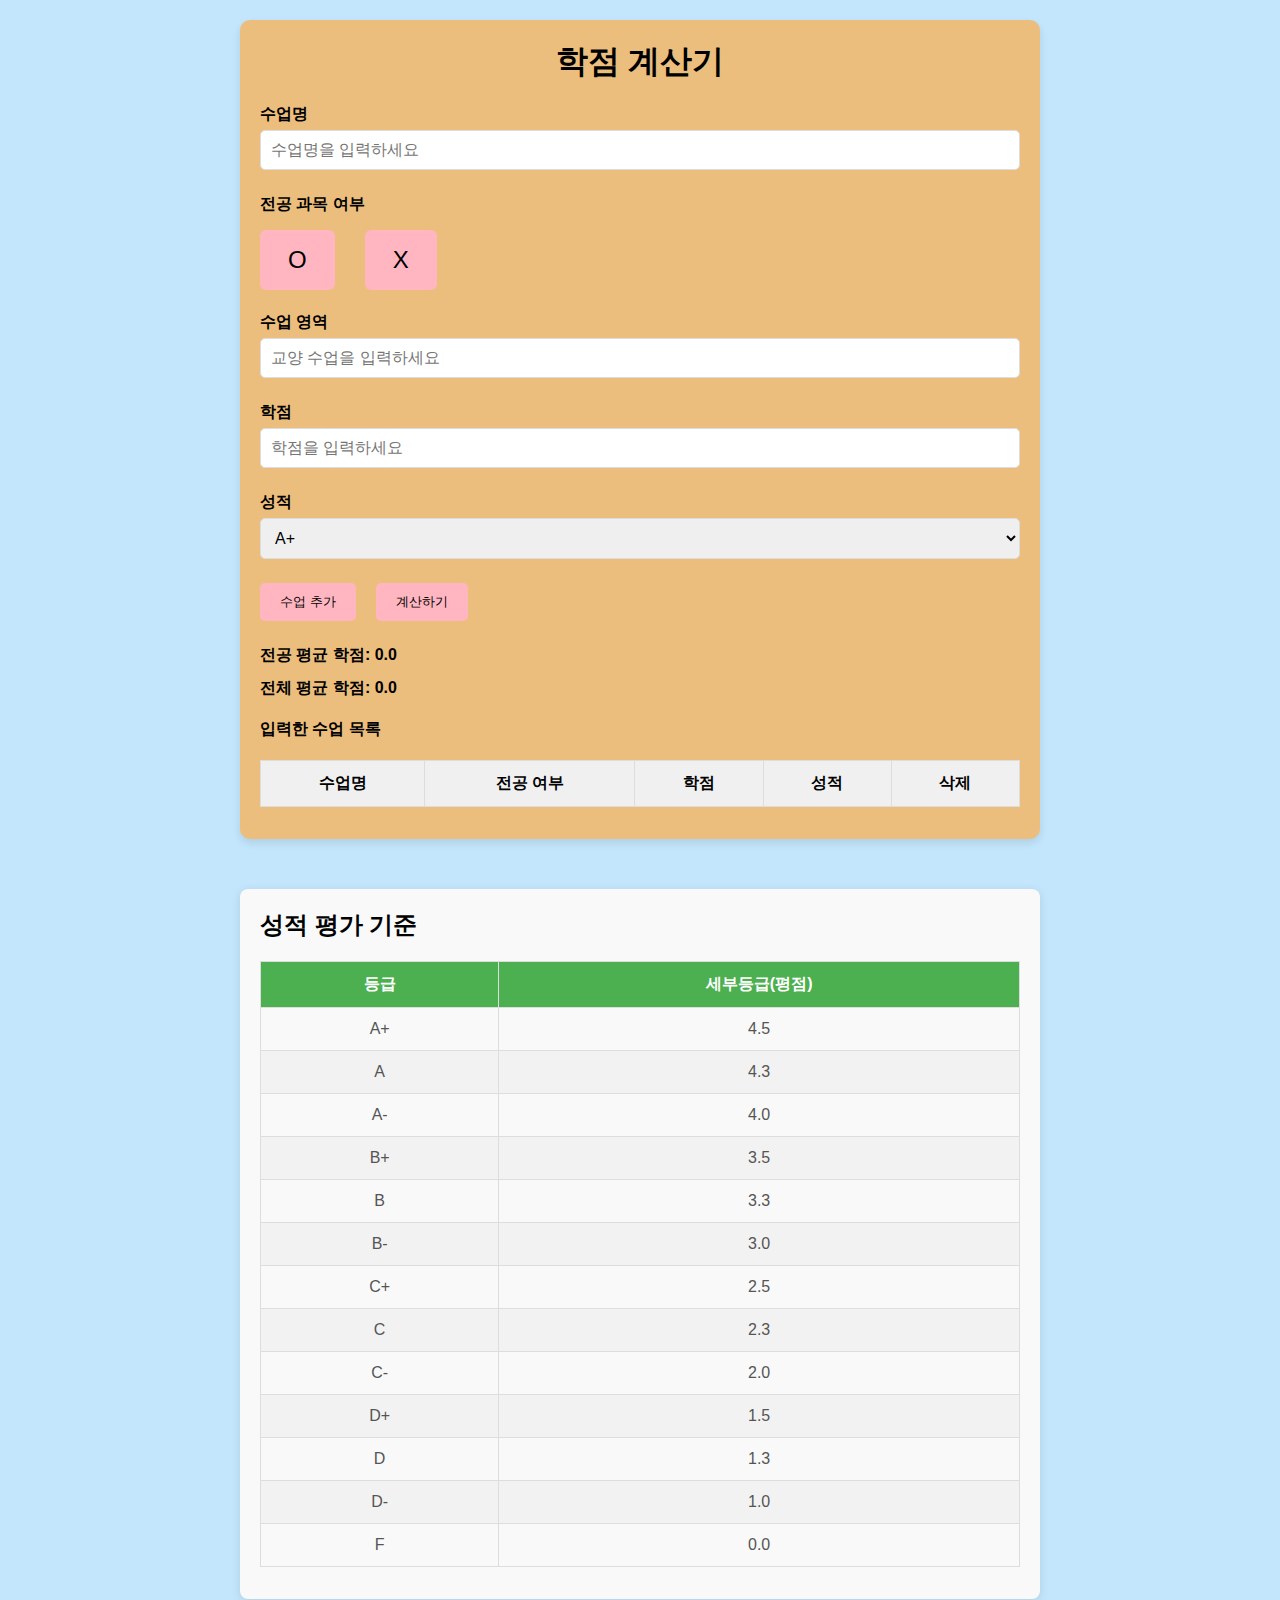
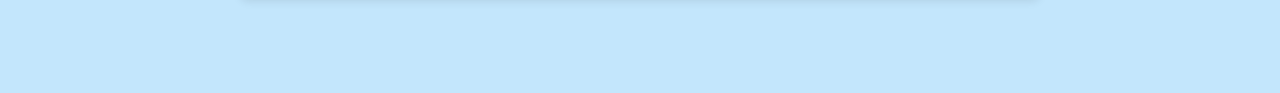
<file: credit_calculator.html>
<!DOCTYPE html>
<html lang="en">
<head>
    <meta charset="UTF-8">
    <meta name="viewport" content="width=device-width, initial-scale=1.0">
    <title>Document</title>
    <style>
        /* 공통 스타일 */
        * {
            margin: 0;
            padding: 0;
            box-sizing: border-box;
            margin-bottom: 12px;
        }

        body {
            font-family: Arial, sans-serif;
            background-color: rgb(135, 206, 250,0.5);
            padding: 20px;
        }

        /* 학점 계산기 가장 큰 div */
        .grade-calculator-container {
            max-width: 800px; /* 최대 가로 크기를 800px로 제한 */
            margin: 0 auto; /* 반응형 웹을 위하여 좌우의 margin을 auto로 지정 */
            background-color:  rgb(235, 190, 125); /* 최대 가로 크기를 800px로  */
            padding: 20px; /* 내부 padding 값 */
            border-radius: 10px; /* 모서리 둥근 정도 */
            box-shadow: 0 4px 8px rgba(0, 0, 0, 0.1); /* 모서리 그림자 정도 */
        }

        /* 학점 계산기 제목 id */
        #grade-calculator-title {
            text-align: center;
            font-size : 32px;
            margin-bottom: 20px;
        }

        /* 수업명, 전공 과목 여부, 수업 영역 등등 Text */
        .form-label {
            display: block;  /* block으로 만들어줘야 margin값을 적용 가능하다*/
            margin-bottom: 5px;
            font-weight: bold; /* 글자 스타일을 bold */
        }

        /* 사용자가 입력하는 부분 ex) 수업명을 입력하세요 */
        .input-field {
            width: 100%;
            padding: 10px;
            font-size: 16px;
            border: 1px solid #ddd;
            border-radius: 5px;
        }

        /* 전공 과목 O, X 버튼 스타일 */
        .btn-major {
            font-size: 24px;  /* O, X의 크기 */
            padding: 16px 28px; /* 버튼의 padding 값 */
            background-color: rgb(255, 182, 193); /* 버튼 색 */
            color: black; /* O.X의 색 */
            border: none;
            border-radius: 6px;
            cursor: pointer;
            margin: 10px;
            margin-left : 0px;
        }
        /* O,X 버튼 hover */
        .btn-major:hover {
            background-color: rgb(139, 69, 19);
            font-weight : bold;
            color : yellowgreen;
        }

        /* 버튼이 클릭되었을 때 활성화된 상태 */
        .btn-major.clicked {
            background-color: #FF6347; /* 클릭 시 배경색 빨간색 */
            transform: scale(1.1);  /* 버튼 클릭 시 약간 커짐 */
        }

        /* 버튼끼리의 묶음 ex) O,X 혹은 수업 추가와 계산하기 */
        .button-group {
            display: flex;
            gap: 20px; /* flex박스에서 사용가능 + O, X 사이의 간격 띄우기 */          
        }

        /* 수업 추가 버튼 */
        .btn-primary {
            background-color: rgb(255, 182, 193);
            color: black;
            padding: 10px 20px;
            border-radius: 5px;
            border: none;
            cursor: pointer;
        }
        /* 수업 추가 버튼 hover*/
        .btn-primary:hover {
            background-color: rgb(139, 69, 19);
            font-weight : bold;
            color : yellowgreen;
        }

        /* 계산하기 버튼 */
        .btn-success {
            background-color: rgb(255, 182, 193);
            color: black;
            padding: 10px 20px;
            border-radius: 5px;
            border: none;
            cursor: pointer;
        }
        /* 계산하기 버튼 hover */
        .btn-success:hover {
            background-color: rgb(139, 69, 19);
            font-weight : bold;
            color : yellowgreen;
        }

        /* 수업 목록 테이블 ex) 수업명, 전공여부 등등 */
        .course-table {
            width: 100%;
            margin-top: 20px;
            border-collapse: collapse; /*테이블의 기본 경계선들을 합쳐서 하나의 테두리로 더 깔끔한 table로 만듦*/
        }

        /* 수업 목록 테이블 --thead와 tbody에 있는 th,td */
        .course-table th, .course-table td {
            padding: 12px;
            border: 1px solid #ddd; 
            text-align: center;
        }
        /* 수업 목록 테이블 --thead에 있는 th */
        .course-table th {
            background-color: #f0f0f0;
            font-weight: bold;
        }

        /* 수업 영역 입력칸 */
        #general-course-input {
            display: block;
        }

        /* 입력한 수업 목록에서 table 표 ex. 수업명/전공여부/학점/성적/삭제 */
        .course-table-container {
            margin-top: 20px;
        }
        /* 성적 평가 기준 container*/
        .grade-table-container {
            margin: 50px auto;
            padding: 20px;
            max-width: 800px;  /* 학점 계산기의 max-width랑 똑같이 */
            background-color: #f9f9f9;
            border-radius: 8px;
            box-shadow: 0 2px 10px rgba(0, 0, 0, 0.1);
        }
        /* 등급 표 table */
        .grade-table {
            width: 100%;
            border-collapse: collapse; /* table에서 간격 없애기 */
            margin-top: 20px;
        }
        /* 등급 표 table에서 thead랑 tbody*/
        .grade-table th, .grade-table td {
            padding: 12px 15px;
            text-align: center;
            border: 1px solid #ddd;
        }
        /* 등급 표 table에서 thead만*/
        .grade-table th {
            background-color: #4CAF50;
            color: white;
        }
         /* 등급 표 table에서 짝수번째마다 색변화(thead 내에서 tr 짝수/ tbody 내에서 tr 짝수) */
        .grade-table tr:nth-child(even) {
            background-color: #f2f2f2;
        }
        /* 등급 표 table에서 tbody에 있는 값 hover시 색 변화*/
        /* 참고로 thead에 있는 값은 hover시 색 변화 명시하지 않으면 일반적으로 적용X*/
        .grade-table tr:hover {
            background-color: #ddd;
        }
        /* 등급 표 tbody 폰트 색/크기*/
        .grade-table td {
            font-size: 16px;
            color: #555;
        }
        /* X버튼 꾸미기 */
        .btn-delete {
            background: none;
            border: none;
            color: red;
            font-size: 16px;
            font-weight: bold;
            cursor: pointer;
            margin-bottom : 0; /* 모든 스타일에 margin-bottom : 12 를 넣었기 때문에 */
        }
        /* X버튼 hover시 색 변화*/
        .btn-delete:hover {
            color: darkred;
        }
        /* X 버튼을 셀 가운데데에 오도록 만들기*/
        .delete-wrapper {
            display: flex;
            justify-content: center;
            align-items: center;
            height: 100%;
            margin-bottom: 0;
        }

        /* 토스트 메시지, 수업 추가/삭제 관련해서 메시지 디자인*/
        .toast-message {
            position: fixed;
            bottom: 30px;
            left: 50%;
            transform: translateX(-50%); /* X축 방향으로 50% 이동 */
            background-color: rgba(60, 60, 60, 0.9);
            color: white;
            padding: 14px 24px;
            border-radius: 30px;
            font-size: 16px;
            opacity: 0; /* 아무것도 하지 않았을 떄는 보이지 않음*/
            pointer-events: none; /* 클릭을 할 수 없게 만든다 */
            transition: opacity 0.4s ease; /* 부드럽게 투명도가 변한다*/
            z-index: 9999;
        }
        /* 토스트 메시지가 나타날 때 (띄어쓰기하면 전혀 다른 의미)*/
        .toast-message.show {
            opacity: 1;
        }

    </style>
</head>
<body>
    <!-- 수업 입력란을 추가하는 부분 -->
    <div class="grade-calculator-container">
        <!--제목 부분-->
        <h2 id="grade-calculator-title">학점 계산기</h2>
        
        <form id="grade-form">
            <!--수업명 입력 부분-->
            <div class="form-group">
                <label for="course-name" class="form-label">수업명</label>
                <input type="text" id="course-name" class="input-field" placeholder="수업명을 입력하세요">
            </div>
            <!-- 전공 과목 여부 부분-->
            <div class="form-group">
                <label for="is-major" class="form-label">전공 과목 여부</label>
                <!-- 전공 과목 O, X 버튼 -->
                <div class="button-group">
                    <button type="button" id="is-major-O" class="btn-major" onclick="toggleActive('O')">O</button>
                    <button type="button" id="is-major-X" class="btn-major" onclick="toggleActive('X')">X</button>
                </div>
            </div>
            <!-- 수업 영역 -->
            <div id="general-course-input" class="form-group" style="display: block;">
                <label for="general-course" class="form-label">수업 영역</label>
                <input type="text" id="general-course" class="input-field" placeholder="교양 수업을 입력하세요">
            </div>
            <!-- 학점 영역 -->
            <div class="form-group">
                <label for="credits" class="form-label">학점</label>
                <input type="number" id="credits" class="input-field" placeholder="학점을 입력하세요" min="1">
            </div>
            <!-- 성적 영역 -->
            <div class="form-group">
                <label for="grade" class="form-label">성적</label>
                <select id="grade" class="input-field">
                    <option value="A+">A+</option>
                    <option value="A">A</option>
                    <option value="A-">A-</option>
                    <option value="B+">B+</option>
                    <option value="B">B</option>
                    <option value="B-">B-</option>
                    <option value="C+">C+</option>
                    <option value="C">C</option>
                    <option value="C-">C-</option>
                    <option value="D+">D+</option>
                    <option value="D">D</option>
                    <option value="D-">D-</option>
                    <option value="F">F</option>
                </select>
            </div>
            
            <!-- 수업 추가 버튼 / 계산하기 버튼 -->
            <div class="form-group button-group">
                <button type="button" onclick="addCourse()" class="btn btn-primary">수업 추가</button>
                <button type="button" onclick="calculateAverages(event)" class="btn btn-success">계산하기</button>
            </div>
        </form>
        <!-- 전공 평균 학점 -->
        <h4>전공 평균 학점: <span id="major-gpa">0.0</span></h4>
        <!-- 전체 평균 학점 -->
        <h4>전체 평균 학점: <span id="overall-gpa">0.0</span></h4>
        <!-- 입력한 수업 목록 -->
        <div class="course-table-container">
            <h4>입력한 수업 목록</h4>
            <table id="course-list" class="course-table">
                <thead>
                    <tr>
                        <th>수업명</th>
                        <th>전공 여부</th>
                        <th>학점</th>
                        <th>성적</th>
                        <th>삭제</th>
                    </tr>
                </thead>
                <tbody></tbody>
            </table>
        </div>
    </div>
    <!-- 성적 평가 기준 -->
    <div class="grade-table-container">
        <h2>성적 평가 기준</h2>
        <table class="grade-table">
            <thead>
                <tr>
                    <th>등급</th>
                    <th>세부등급(평점)</th>
                </tr>
            </thead>
            <tbody>
                <tr><td>A+</td><td>4.5</td></tr>
                <tr><td>A</td><td>4.3</td></tr>
                <tr><td>A-</td><td>4.0</td></tr>
                <tr><td>B+</td><td>3.5</td></tr>
                <tr><td>B</td><td>3.3</td></tr>
                <tr><td>B-</td><td>3.0</td></tr>
                <tr><td>C+</td><td>2.5</td></tr>
                <tr><td>C</td><td>2.3</td></tr>
                <tr><td>C-</td><td>2.0</td></tr>
                <tr><td>D+</td><td>1.5</td></tr>
                <tr><td>D</td><td>1.3</td></tr>
                <tr><td>D-</td><td>1.0</td></tr>
                <tr><td>F</td><td>0.0</td></tr>
            </tbody>
        </table>
    </div>
    <!--토스트 메시지, 수업 추가,삭제 시에 메시지-->
    <div id="toast" class="toast-message">메시지</div>

    <script>
        let totalCredits = 0; // 전체 학점의 총합
        let totalGradePoints = 0; // 학점 * 성적에 따른 점수의 총합
        let totalMajorCredits = 0; // 전공 학점의 총합
        let totalMajorGradePoints = 0; // 전공 학점 * 성적에 따른 점수의 총합
        // 수업 목록을 localStorage에 저장할 배열
        let courseList = [];

        // 성적에 따른 점수 계산
        function getGradePoint(grade) {
            switch (grade) {
                case "A+":
                    return 4.5;
                case "A":
                    return 4.3;
                case "A-":
                    return 4.0;
                case "B+":
                    return 3.5;
                case "B":
                    return 3.3;
                case "B-":
                    return 3.0;
                case "C+":
                    return 2.5;
                case "C":
                    return 2.3;
                case "C-":
                    return 2.0;
                case "D+":
                    return 1.5;
                case "D":
                    return 1.3;
                case "D-":
                    return 1.0;
                default:
                    return 0.0; // F
            }
        }


        
    // 수업 추가 함수
    function addCourse() {
        // 수업명 입력값
        const courseName = document.getElementById("course-name").value;
        // 학점 입력값
        const credits = parseInt(document.getElementById("credits").value);
        // 성적 입력값
        const grade = document.getElementById("grade").value;


        // 전공 과목 여부 O버튼이 클릭되어있다면 true, 아니면 false를 반환함
        const isMajor = document.getElementById("is-major-O").classList.contains('clicked');
        // O버튼 클릭시 '전공', 아니면 '교양'
        let courseType = isMajor ? '전공': document.getElementById("general-course").value || '교양';

        // 입력값이 없으면 경고 메시지
        if (!courseName || !credits || !grade) {
            alert("입력이 부족합니다!!");
            return; // return이 없으면 함수가 계속 진행되어서 입력값 받지 않고 진행됨.
        }
         // 새 수업 객체 만들기
         const newCourse = {
            name : courseName,
            type : courseType,
            credits : credits,
            grade : grade,    
        };
        // 수업 목록을 localStorage에 저장할 배열에 저장
        courseList.push(newCourse);
        // localStorage에 tag가 'courses'로 배열이 문자열로 저장됨
        localStorage.setItem('courses', JSON.stringify(courseList));

        // 테이블에 수업을 출력하는 함수
        renderCourse(newCourse);

        // 성적 계산, getGradePoint함수는 입력한 성적을 점수로 바꿔주는 함수
        const gradePoint = getGradePoint(grade);
        // 학점의 총합
        totalCredits += credits;
        // 학점 * 성적에 따른 점수의 합
        totalGradePoints += gradePoint * credits;

        if (isMajor) {
            // 전공 학점의 총합
            totalMajorCredits += credits;
            // 전공 학점 * 성적에 따른 점수의 합
            totalMajorGradePoints += gradePoint * credits;
        }



        // 폼 초기화
        document.getElementById("grade-form").reset();
        // 버튼 상태 초기화
        document.getElementById("is-major-O").classList.remove('clicked');
        document.getElementById("is-major-X").classList.remove('clicked');

        // 수업 추가 누르시 메시지 등장
        showToast("수업이 추가되었습니다!");
    }


    // O, X 버튼 클릭시 버튼 상태 변경
    function toggleActive(buttonType) {
        const isMajorO = document.getElementById("is-major-O");
        const isMajorX = document.getElementById("is-major-X");
        // 수업 영역 입력값
        const generalCourseInput = document.getElementById("general-course-input");

        if (buttonType === 'O') {
            // clicked라는 클래스를 추가하거나 삭제하는 코드
            isMajorO.classList.add('clicked');
            isMajorX.classList.remove('clicked');
            generalCourseInput.style.display = 'none'; // 전공이면 숨김
        } else {
            isMajorX.classList.add('clicked');
            isMajorO.classList.remove('clicked');
            generalCourseInput.style.display = 'block'; // 교양이면 표시
        }
    }

    // 학점 평균을 계산하는 함수 event는 이벤트 객체, button 태그에서 onclick = calculateAverages(event) 명시
    function calculateAverages(event) {
        // onclick 시 페이지 새로고침을 막아버림
        if (event) event.preventDefault();
        // .toFixed는 소수점 둘째자리까지 반올림해서 나타낸다. 따라서 전체 평균 학점과 전공 평균 학점을 구한다
        const majorGPA = totalMajorCredits === 0 ? 0 : (totalMajorGradePoints / totalMajorCredits).toFixed(2);
        const overallGPA = totalCredits === 0 ? 0 : (totalGradePoints / totalCredits).toFixed(2);
        // 텍스트 내용을 계산된 값을 바꿔버리는 함수
        document.getElementById("major-gpa").textContent = majorGPA;
        document.getElementById("overall-gpa").textContent = overallGPA;
    }

    // 삭제 버튼 관련 클릭시 해당 셀 삭제, 그리고 평균값 다시 계산하기
    function deleteCourse(button) {
        // 삭제 버튼이 위치한 수업 정보가 있는 행 (<tr>) 을 의미한다
        const row = button.parentElement.parentElement;
        // 삭제 버튼이 위치한 행 내 모든 td를 의미, 즉 수업명, 전공여부, 학점, 성적
        const cells = row.getElementsByTagName("td");
        // 수업명 텍스트
        const courseName = cells[0].textContent;
        // 전공여부 텍스트
        const courseType = cells[1].textContent;
        // 학점 점수
        const courseCredits = parseInt(cells[2].textContent);
        // 성적 텍스트
        const courseGrade = cells[3].textContent;
        // 성적에 따른 점수
        const gradePoint = getGradePoint(courseGrade);

        // 삭제 후 전체 평균 학점 값 다시 구하기
        totalCredits -= courseCredits;
        totalGradePoints -= gradePoint * courseCredits;
        // 삭제 후 전공 평균 학점 값 다시 구하기
        if (courseType === '전공') {
            totalMajorCredits -= courseCredits;
            totalMajorGradePoints -= gradePoint * courseCredits;
        }

        // filter() 콜백함수를 통해 courseList 객체 안에 여러 배열 중 삭제할려는 배열을 찾아서 삭제하고 객체를 재정의하는 코드
        courseList = courseList.filter(course =>    // course 객체로 courseList 객체의 여러 배열을 전달한다
            !(course.name === courseName && 
            course.type === courseType &&
            course.credits === courseCredits &&
            course.grade === courseGrade)   // return 값이 false라면 아무 일도 일어나지 않지만 true라면 배열이 filter 된다.
        );
        // localStorage에 반영
        localStorage.setItem('courses', JSON.stringify(courseList));  
        // 테이블에서 제거
        row.remove();
        // 평균 재계산
        calculateAverages();
        // 삭제 버튼 누르실 메시지 추가!
        showToast("수업이 삭제되었습니다!");
    }


    // 페이지 로드 시 localStorage에서 데이터 복원
    // window.onload는 페이지가 완전히 로드되었을 때 실행되는 이벤트
    window.onload = function () {
        const savedCourses = localStorage.getItem('courses');
        if (savedCourses) {
            courseList = JSON.parse(savedCourses); // 객체 배열로 전환하여 courseList 변수에 할당함
            // 수업 객체를 순차적으로 가져오는 함수
            courseList.forEach(course => {
                renderCourse(course);  // 테이블에 그리기
                // 평균 학점 계산도 함께 반영
                const gradePoint = getGradePoint(course.grade);
                totalCredits += course.credits;
                totalGradePoints += gradePoint * course.credits;

                if (course.type === '전공') {
                    totalMajorCredits += course.credits;
                    totalMajorGradePoints += gradePoint * course.credits;
                }
            });
            calculateAverages();
        }
    };
    // 테이블에 수업을 출력하는 함수
    function renderCourse(course) {
    const tbody = document.getElementById("course-list").getElementsByTagName("tbody")[0];
    // tbody에 새로운 tr을 끝에 추가하고 해당 정보를 newRow에 저장한다.
    const newRow = tbody.insertRow();
    newRow.innerHTML = `
        <td>${course.name}</td>
        <td>${course.type}</td>
        <td>${course.credits}</td>
        <td>${course.grade}</td>
        <td>
            <button class="btn-delete" onclick="deleteCourse(this)">X</button>
        </td>
    `; // this는 버튼 자신을 의미한다
    }
    // 토스트 메시지 나오는 함수, 매개변수는 나타날 메시지를 의미
    function showToast(message) {
        const toast = document.getElementById("toast");
        toast.textContent = message;
        toast.classList.add("show");
        // 3초 후에 메시지가 사라지는 콜백함수
        setTimeout(() => {
            toast.classList.remove("show");
        }, 3000);  
    }

    </script>      
</body>
</html>
</file>
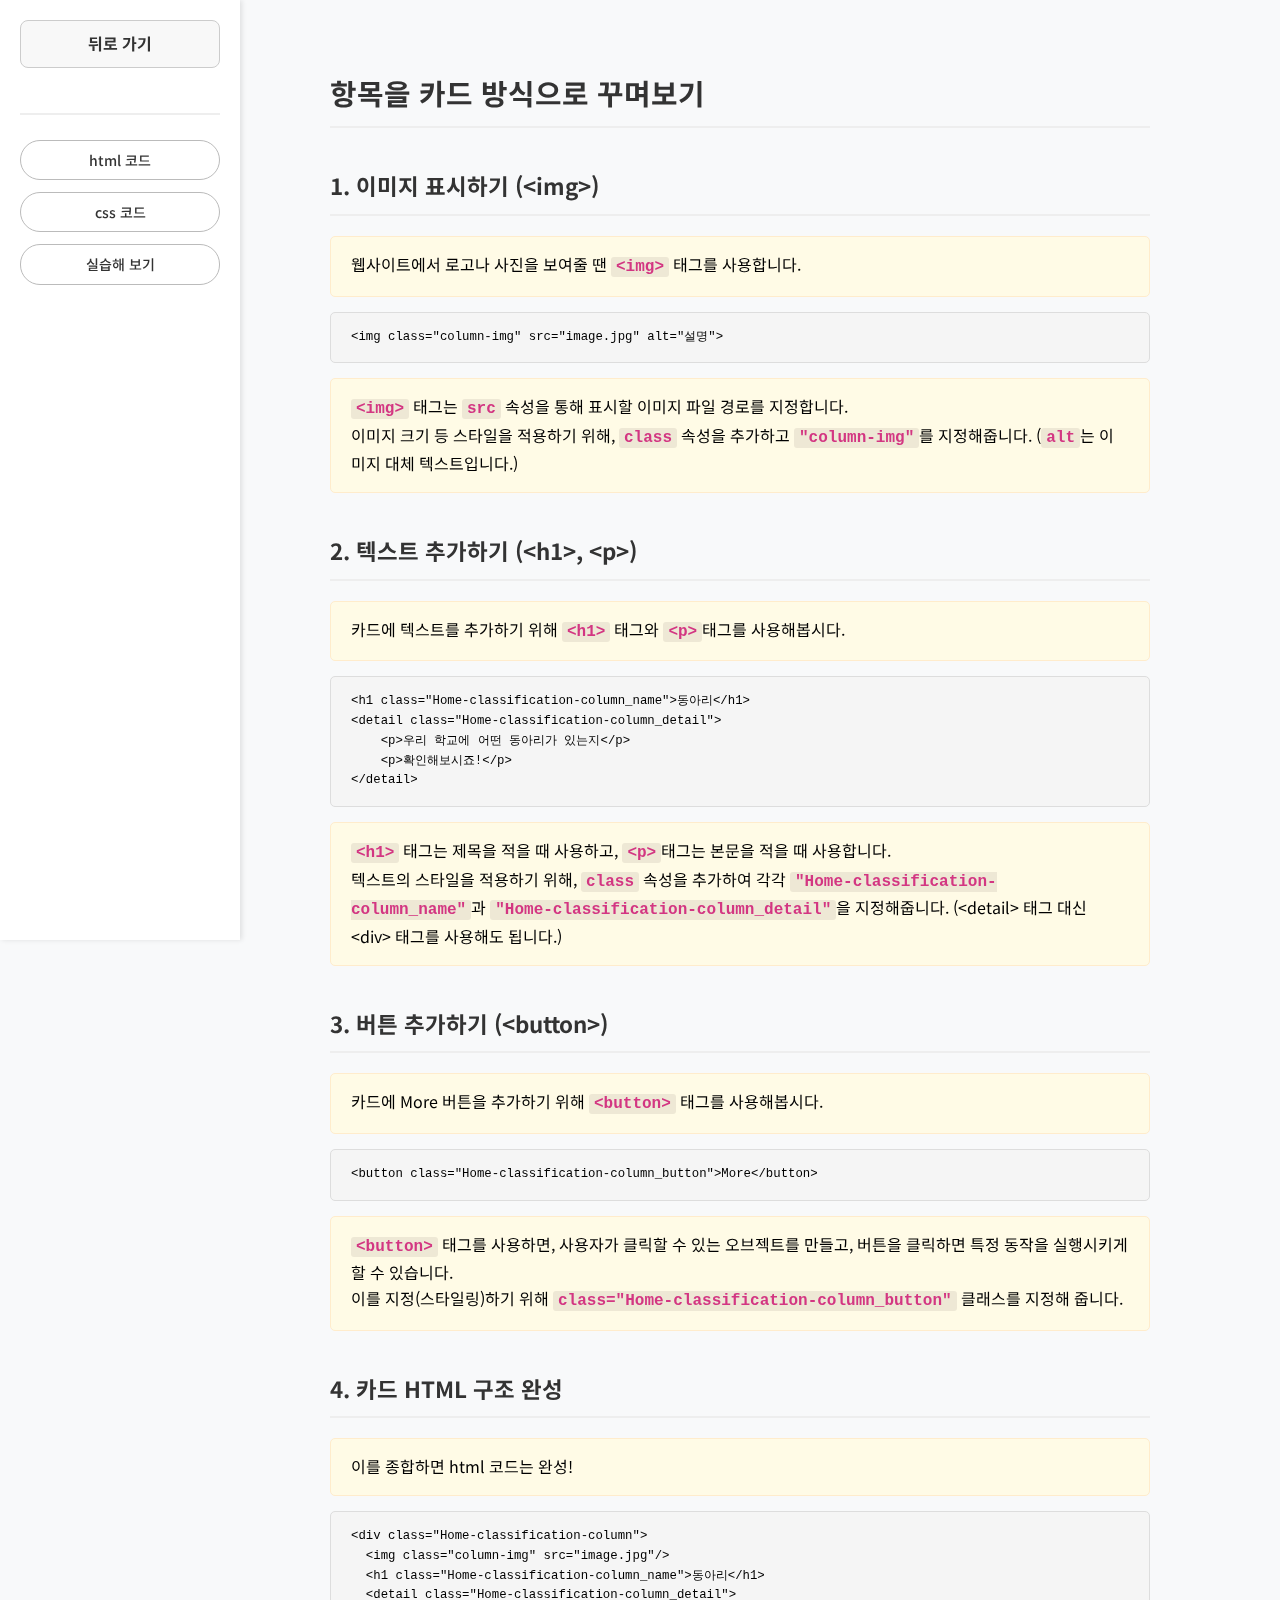
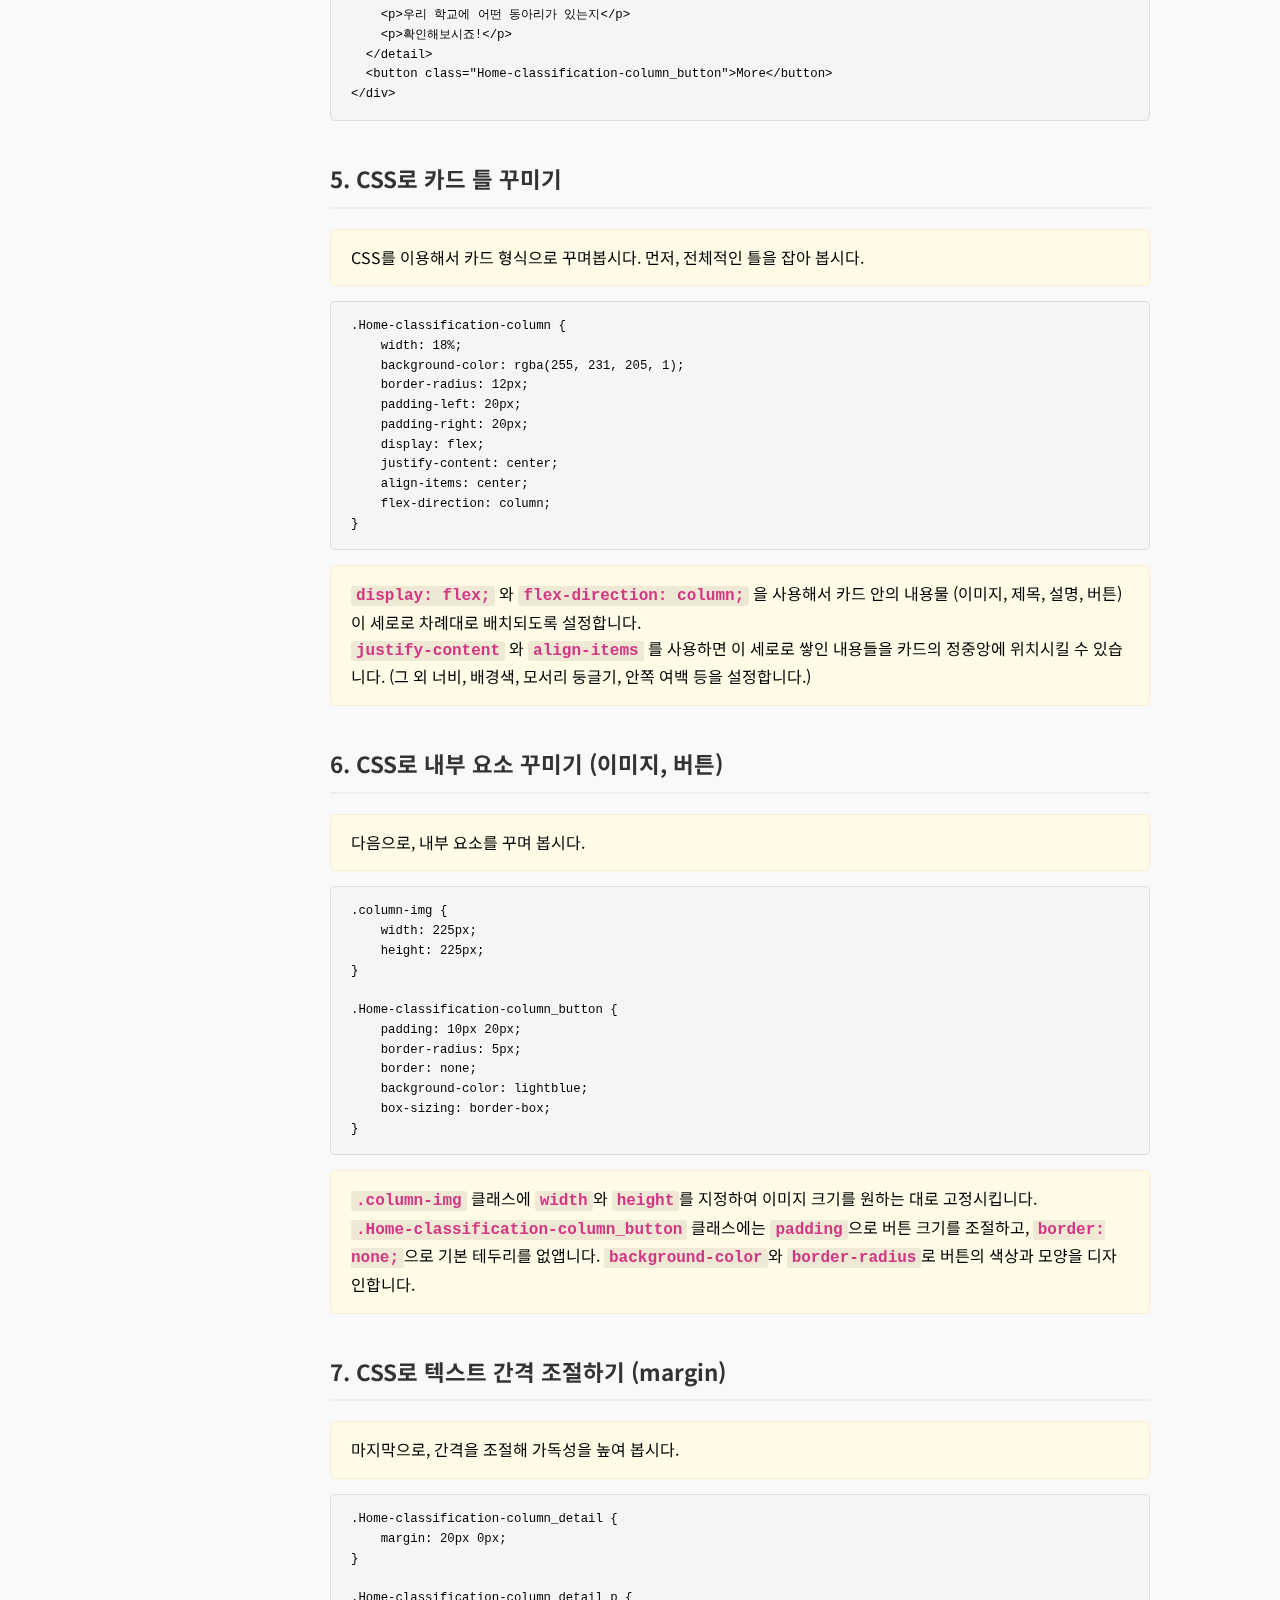
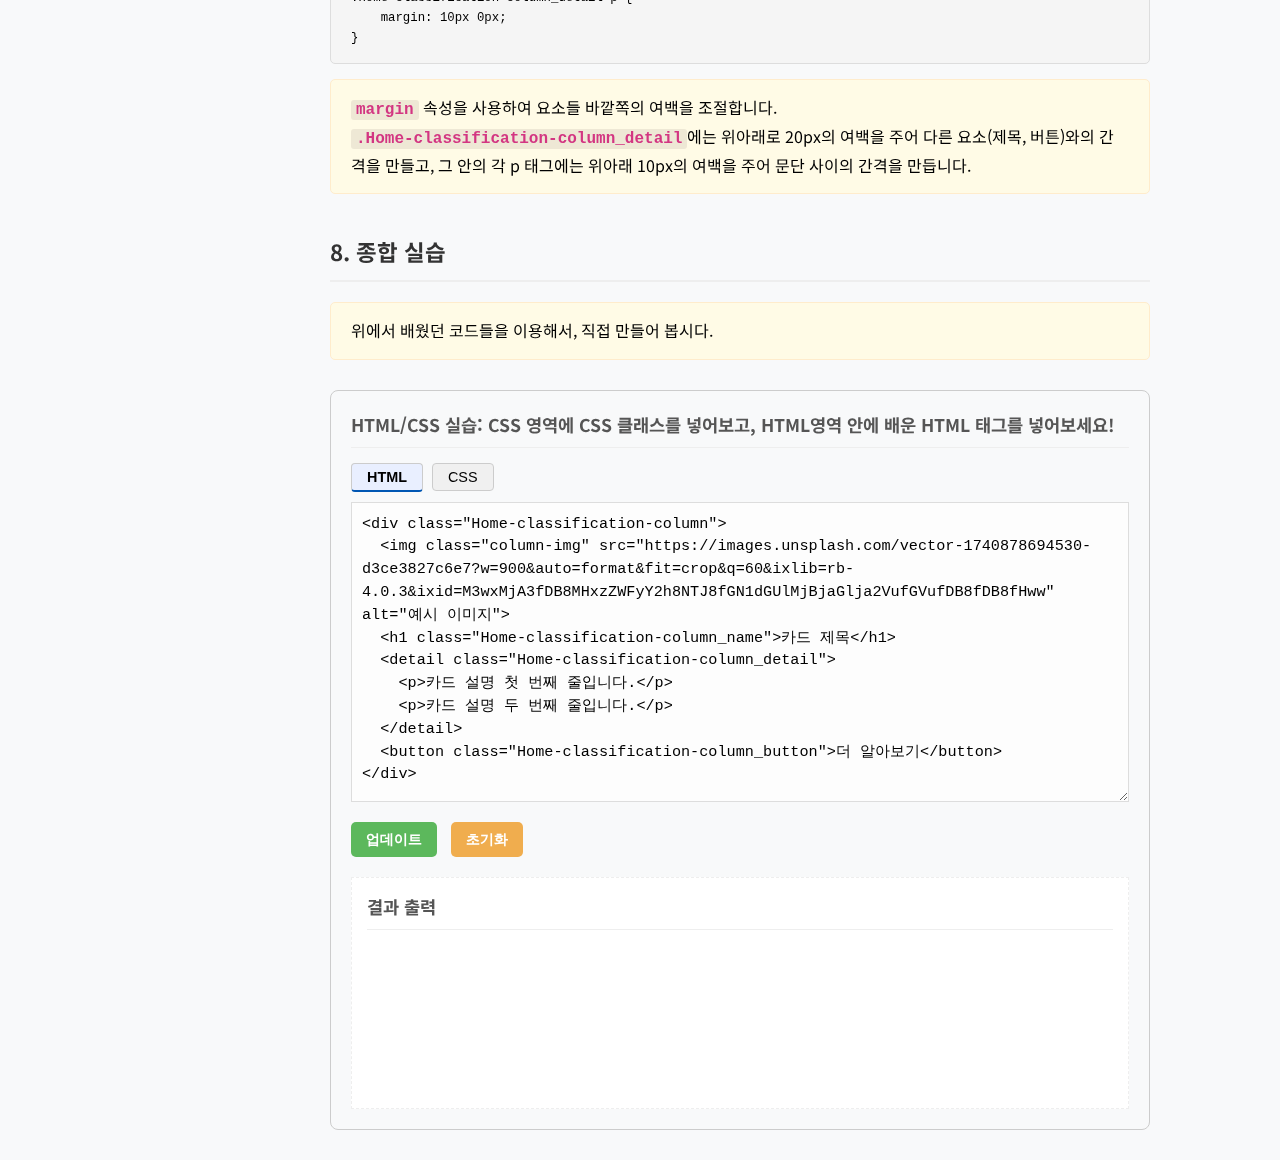
<file: items-card_format.html>
<!DOCTYPE html>
<html lang="ko">
<head>
    <meta charset="UTF-8">
    <meta name="viewport" content="width=device-width, initial-scale=1.0">
    <title>카드 방식으로 항목 꾸며보기</title>
    <link rel="preconnect" href="https://fonts.googleapis.com">
    <link rel="preconnect" href="https://fonts.gstatic.com" crossorigin>
    <link href="https://fonts.googleapis.com/css2?family=Noto+Sans+KR:wght@400;700&display=swap" rel="stylesheet">
    <style>
        html {
            scroll-behavior: smooth;
        }
        body {
            font-family: 'Noto Sans KR', sans-serif;
            line-height: 1.6;
            margin: 0;
            padding: 0;
            background-color: #f8f9fa;
        }
        h1, h2 {
            border-bottom: 2px solid #eee; padding-bottom: 10px; margin-bottom: 20px;
            margin-top: 40px; color: #333;
        }
        h1 { font-size: 1.8em; }
        h2 { font-size: 1.4em; }
        .explanation-box {
            background-color: #fffbe6; border: 1px solid #ffeccc; padding: 15px 20px;
            margin: 15px 0; border-radius: 5px;
        }
        .code-box {
            background-color: #f5f5f5; border: 1px solid #ddd; padding: 15px 20px;
            margin: 15px 0; border-radius: 5px;
            font-family: 'SFMono-Regular', Consolas, 'Liberation Mono', Menlo, Courier, monospace;
            overflow-x: auto; white-space: pre; font-size: 0.95em;
        }
        .code-box pre { margin: 0; }
        .highlight {
            font-weight : bold; color : #d33682; background-color: #eee8d5;
            padding: 1px 5px; border-radius: 3px;
            font-family: 'SFMono-Regular', Consolas, 'Liberation Mono', Menlo, Courier, monospace;
        }
        .practice-area {
            border: 1px solid #ccc; padding: 20px; margin-top: 30px; border-radius: 8px;
        }
        .practice-area h3 {
            margin-top: 0; margin-bottom: 15px; font-size: 1.1em; color: #555;
            border-bottom: 1px solid #eee; padding-bottom: 8px;
        }
        .practice-area textarea {
            width: 100%; min-height: 300px; border: 1px solid #ddd; padding: 10px;
            font-family: 'SFMono-Regular', Consolas, 'Liberation Mono', Menlo, Courier, monospace;
            font-size: 0.95em; line-height: 1.5; resize: vertical; margin-bottom: 10px;
            background-color: #fdfdfd; box-sizing: border-box;
        }
        .editor-toggle-buttons {
            margin-bottom: 10px;
        }
        .editor-toggle-buttons button {
            padding: 5px 15px;
            margin-right: 5px;
            cursor: pointer;
            border: 1px solid #ccc;
            background-color: #f0f0f0;
            border-radius: 4px;
            font-size: 0.9em;
        }
        .editor-toggle-buttons button.active {
            background-color: #e9efff;
            border-bottom: 2px solid #0056b3;
            font-weight: bold;
        }
        .editor-toggle-buttons button:hover {
            background-color: #e0e0e0;
        }

        .practice-output { min-height: 200px; border: 1px dashed #eee; background-color: #ffffff; padding: 15px; margin-top: 20px; }
        .practice-output iframe { min-height: 400px; display: block; border: none; width: 100%; }
        .update-button, .newdate-button {
            margin-top: 10px; padding: 8px 15px; color: white; border: none; cursor: pointer;
            border-radius: 5px; font-weight: bold; transition: background-color 0.2s, transform 0.1s; font-size: 0.9em;
        }
        .update-button:active, .newdate-button:active { transform: scale(0.98); }
        .update-button { background-color: #5cb85c; }
        .update-button:hover { background-color: #4cae4c; }
        .newdate-button { background-color: #f0ad4e; margin-left : 10px; }
        .newdate-button:hover { background-color: #ec971f; }

        .navigator-sidebar {
            width: 200px; background-color: #ffffff; padding: 20px; display: flex;
            flex-direction: column; box-shadow: 2px 0 5px rgba(0, 0, 0, 0.1);
            position: fixed; top: 0; left: 0; height: 100vh; overflow-y: auto; z-index: 1000;
        }
        .sidebar-back-btn {
            display: block;
            padding: 10px 15px;
            font-size: 16px;
            font-weight: bold;
            color: #333;
            background-color: #f8f8f8;
            border: 1px solid #ccc;
            border-radius: 8px;
            text-align: center;
            text-decoration: none;
            margin-bottom: 20px;
            transition: background-color 0.2s;
        }
        .sidebar-back-btn:hover {
            background-color: #e8e8e8;
        }

        .sidebar-separator {
            border: none;
            border-top: 2px solid #eee;
            margin: 25px 0;
        }

        .sidebar-links { list-style: none; padding: 0; margin: 0; display: flex; flex-direction: column; gap: 12px; }
        .sidebar-links li { margin: 0; }

        .sidebar-links a {
            display: block;
            padding: 8px 10px;
            font-size: 14px;
            font-weight: 500;
            border: 1px solid #bbb;
            background-color: #ffffff;
            color: #333;
            border-radius: 20px;
            cursor: pointer;
            transition: all 0.2s ease-in-out;
            text-align: center;
            text-decoration: none;
        }
        .sidebar-links a:hover {
            background-color: #f0f0f0;
            border-color: #aaa;
            color: #007bff;
        }
        .sidebar-links a:active {
             transform: scale(0.98);
        }

        .explanation-content {
            max-width: 1100px;
            margin: 0 auto;
            padding: 30px 40px 30px 240px;
            box-sizing: border-box;
        }
    </style>
</head>
<body>

    <div class="navigator-sidebar">
        <a href="main-home.html" class="sidebar-back-btn">뒤로 가기</a>
        <hr class="sidebar-separator">
        <ul class="sidebar-links">
            <li><a href="#html-explanation">html 코드</a></li>
            <li><a href="#css-explanation">css 코드</a></li>
            <li><a href="#practice-section">실습해 보기</a></li>
        </ul>
    </div>

    <div class="explanation-content">

        <h1>항목을 카드 방식으로 꾸며보기</h1>

        <h2>1. 이미지 표시하기 (&lt;img&gt;)</h2>
        <div class="explanation-box">
            웹사이트에서 로고나 사진을 보여줄 땐 <span class="highlight">&lt;img&gt;</span> 태그를 사용합니다.
        </div>
        <div class="code-box"><pre><code>&lt;img class="column-img" src="image.jpg" alt="설명"&gt;</code></pre></div>
        <div class="explanation-box">
            <span class="highlight">&lt;img&gt;</span> 태그는 <span class="highlight">src</span> 속성을 통해 표시할 이미지 파일 경로를 지정합니다.<br>
            이미지 크기 등 스타일을 적용하기 위해, <span class="highlight">class</span> 속성을 추가하고 <span class="highlight">"column-img"</span>를 지정해줍니다. (<span class="highlight">alt</span>는 이미지 대체 텍스트입니다.)
        </div>

        <h2>2. 텍스트 추가하기 (&lt;h1&gt;, &lt;p&gt;)</h2>
        <div class="explanation-box">
            카드에 텍스트를 추가하기 위해 <span class="highlight">&lt;h1&gt;</span> 태그와 <span class="highlight">&lt;p&gt;</span>태그를 사용해봅시다.
        </div>
        <div class="code-box"><pre><code>&lt;h1 class="Home-classification-column_name"&gt;동아리&lt;/h1&gt;
&lt;detail class="Home-classification-column_detail"&gt;
    &lt;p&gt;우리 학교에 어떤 동아리가 있는지&lt;/p&gt;
    &lt;p&gt;확인해보시죠!&lt;/p&gt;
&lt;/detail&gt;</code></pre></div>
        <div class="explanation-box">
            <span class="highlight">&lt;h1&gt;</span> 태그는 제목을 적을 때 사용하고, <span class="highlight">&lt;p&gt;</span>태그는 본문을 적을 때 사용합니다.<br>
            텍스트의 스타일을 적용하기 위해, <span class="highlight">class</span> 속성을 추가하여 각각 <span class="highlight">"Home-classification-column_name"</span>과 <span class="highlight">"Home-classification-column_detail"</span>을 지정해줍니다.
            (&lt;detail&gt; 태그 대신 &lt;div&gt; 태그를 사용해도 됩니다.)
        </div>

        <h2>3. 버튼 추가하기 (&lt;button&gt;)</h2>
        <div class="explanation-box">
            카드에 More 버튼을 추가하기 위해 <span class="highlight">&lt;button&gt;</span> 태그를 사용해봅시다.
        </div>
        <div class="code-box"><pre><code>&lt;button class="Home-classification-column_button"&gt;More&lt;/button&gt;</code></pre></div>
        <div class="explanation-box">
            <span class="highlight">&lt;button&gt;</span> 태그를 사용하면, 사용자가 클릭할 수 있는 오브젝트를 만들고, 버튼을 클릭하면 특정 동작을 실행시키게 할 수 있습니다.<br>
            이를 지정(스타일링)하기 위해 <span class="highlight">class="Home-classification-column_button"</span> 클래스를 지정해 줍니다.
        </div>

        <h2 id="html-explanation">4. 카드 HTML 구조 완성</h2>
        <div class="explanation-box">
            이를 종합하면 html 코드는 완성!
        </div>
        <div class="code-box"><pre><code>&lt;div class="Home-classification-column"&gt;
  &lt;img class="column-img" src="image.jpg"/&gt;
  &lt;h1 class="Home-classification-column_name"&gt;동아리&lt;/h1&gt;
  &lt;detail class="Home-classification-column_detail"&gt;
    &lt;p&gt;우리 학교에 어떤 동아리가 있는지&lt;/p&gt;
    &lt;p&gt;확인해보시죠!&lt;/p&gt;
  &lt;/detail&gt;
  &lt;button class="Home-classification-column_button"&gt;More&lt;/button&gt;
&lt;/div&gt;</code></pre></div>

        <h2 id="css-explanation">5. CSS로 카드 틀 꾸미기</h2>
        <div class="explanation-box">
            CSS를 이용해서 카드 형식으로 꾸며봅시다. 먼저, 전체적인 틀을 잡아 봅시다.
        </div>
        <div class="code-box"><pre><code>.Home-classification-column {
    width: 18%;
    background-color: rgba(255, 231, 205, 1);
    border-radius: 12px;
    padding-left: 20px;
    padding-right: 20px;
    display: flex;
    justify-content: center;
    align-items: center;
    flex-direction: column;
}</code></pre></div>
        <div class="explanation-box">
            <span class="highlight">display: flex;</span> 와 <span class="highlight">flex-direction: column;</span> 을 사용해서 카드 안의 내용물 (이미지, 제목, 설명, 버튼)이 세로로 차례대로 배치되도록 설정합니다.<br>
            <span class="highlight">justify-content</span> 와 <span class="highlight">align-items</span> 를 사용하면 이 세로로 쌓인 내용들을 카드의 정중앙에 위치시킬 수 있습니다. (그 외 너비, 배경색, 모서리 둥글기, 안쪽 여백 등을 설정합니다.)
        </div>

        <h2>6. CSS로 내부 요소 꾸미기 (이미지, 버튼)</h2>
        <div class="explanation-box">
            다음으로, 내부 요소를 꾸며 봅시다.
        </div>
         <div class="code-box"><pre><code>.column-img {
    width: 225px;
    height: 225px;
}

.Home-classification-column_button {
    padding: 10px 20px;
    border-radius: 5px;
    border: none;
    background-color: lightblue;
    box-sizing: border-box;
}</code></pre></div>
         <div class="explanation-box">
             <span class="highlight">.column-img</span> 클래스에 <span class="highlight">width</span>와 <span class="highlight">height</span>를 지정하여 이미지 크기를 원하는 대로 고정시킵니다.<br>
             <span class="highlight">.Home-classification-column_button</span> 클래스에는 <span class="highlight">padding</span>으로 버튼 크기를 조절하고, <span class="highlight">border: none;</span>으로 기본 테두리를 없앱니다. <span class="highlight">background-color</span>와 <span class="highlight">border-radius</span>로 버튼의 색상과 모양을 디자인합니다.
        </div>

        <h2>7. CSS로 텍스트 간격 조절하기 (margin)</h2>
        <div class="explanation-box">
            마지막으로, 간격을 조절해 가독성을 높여 봅시다.
        </div>
        <div class="code-box"><pre><code>.Home-classification-column_detail {
    margin: 20px 0px;
}

.Home-classification-column_detail p {
    margin: 10px 0px;
}</code></pre></div>
        <div class="explanation-box">
            <span class="highlight">margin</span> 속성을 사용하여 요소들 바깥쪽의 여백을 조절합니다.<br>
            <span class="highlight">.Home-classification-column_detail</span>에는 위아래로 20px의 여백을 주어 다른 요소(제목, 버튼)와의 간격을 만들고, 그 안의 각 p 태그에는 위아래 10px의 여백을 주어 문단 사이의 간격을 만듭니다.
        </div>

        <h2 id="practice-section">8. 종합 실습</h2>
        <div class="explanation-box">
            위에서 배웠던 코드들을 이용해서, 직접 만들어 봅시다.
        </div>
        <div class="practice-area">
            <h3>HTML/CSS 실습: CSS 영역에 CSS 클래스를 넣어보고, HTML영역 안에 배운 HTML 태그를 넣어보세요!</h3>
            <div class="editor-toggle-buttons">
                <button onclick="toggleEditor('html')" class="active">HTML</button>
                <button onclick="toggleEditor('css')">CSS</button>
            </div>
            <textarea id="htmlInputPractice" placeholder="HTML 코드를 입력하세요...">
&lt;div class="Home-classification-column"&gt;
  &lt;img class="column-img" src="https://images.unsplash.com/vector-1740878694530-d3ce3827c6e7?w=900&auto=format&fit=crop&q=60&ixlib=rb-4.0.3&ixid=M3wxMjA3fDB8MHxzZWFyY2h8NTJ8fGN1dGUlMjBjaGlja2VufGVufDB8fDB8fHww" alt="예시 이미지"&gt;
  &lt;h1 class="Home-classification-column_name"&gt;카드 제목&lt;/h1&gt;
  &lt;detail class="Home-classification-column_detail"&gt;
    &lt;p&gt;카드 설명 첫 번째 줄입니다.&lt;/p&gt;
    &lt;p&gt;카드 설명 두 번째 줄입니다.&lt;/p&gt;
  &lt;/detail&gt;
  &lt;button class="Home-classification-column_button"&gt;더 알아보기&lt;/button&gt;
&lt;/div&gt;
            </textarea>
            <textarea id="cssInputPractice" placeholder="CSS 코드를 입력하세요..." style="display: none;">
.Home-classification-column {
    width: 250px; background-color: rgba(255, 231, 205, 1); border-radius: 12px;
    padding: 20px; display: flex; justify-content: center; align-items: center;
    flex-direction: column; margin: 20px auto;
    box-shadow: 2px 2px 5px rgba(0,0,0,0.1); font-family: sans-serif;
}
.column-img {
    width: 150px; height: 150px; object-fit: cover; border-radius: 8px;
}
.Home-classification-column_name {
    margin-top: 15px; font-size: 1.3em; font-weight: bold;
}
.Home-classification-column_detail {
    margin: 15px 0px; text-align: center;
}
.Home-classification-column_detail p {
    margin: 5px 0px; font-size: 0.95em; color: #333; line-height: 1.4;
}
.Home-classification-column_button {
    padding: 10px 20px; border-radius: 5px; border: none;
    background-color: lightblue; box-sizing: border-box; cursor: pointer;
    margin-top: 15px; font-weight: bold; transition: background-color 0.2s;
}
.Home-classification-column_button:hover { background-color: deepskyblue; }
            </textarea>
            <div>
                <button class="update-button" onclick="updatePracticeOutput()">업데이트</button>
                <button class="newdate-button" onclick="resetPracticeArea()">초기화</button>
            </div>
            <div class="practice-output">
                <h3>결과 출력</h3>
                <div id="practiceResultOutput"></div>
            </div>
        </div>

    </div>

    <script>
      function toggleEditor(type) {
          const htmlEditor = document.getElementById('htmlInputPractice');
          const cssEditor = document.getElementById('cssInputPractice');
          const htmlBtn = document.querySelector('.editor-toggle-buttons button:nth-child(1)');
          const cssBtn = document.querySelector('.editor-toggle-buttons button:nth-child(2)');

          if (type === 'html') {
              htmlEditor.style.display = 'block';
              cssEditor.style.display = 'none';
              htmlBtn.classList.add('active');
              cssBtn.classList.remove('active');
          } else if (type === 'css') {
              htmlEditor.style.display = 'none';
              cssEditor.style.display = 'block';
              htmlBtn.classList.remove('active');
              cssBtn.classList.add('active');
          }
      }

      function updatePracticeOutput() {
          const htmlCode = document.getElementById('htmlInputPractice').value;
          const cssCode = document.getElementById('cssInputPractice').value;
          const resultFrame = document.getElementById('practiceResultOutput');

          resultFrame.innerHTML = '';
          const iframe = document.createElement('iframe');
          iframe.style.width = '100%';
          iframe.style.height = '400px';
          iframe.style.border = 'none';
          resultFrame.appendChild(iframe);

          iframe.contentWindow.document.open();
          iframe.contentWindow.document.write(`
              <!DOCTYPE html>
              <html lang="ko">
              <head>
                  <meta charset="UTF-8">
                  <title>실습 결과</title>
                  <style>${cssCode}</style>
              </head>
              <body>${htmlCode}</body>
              </html>
          `);
          iframe.contentWindow.document.close();
      }

      function resetPracticeArea() {
          document.getElementById('htmlInputPractice').value = '';
          document.getElementById('cssInputPractice').value = '';
          document.getElementById('practiceResultOutput').innerHTML = '';
          toggleEditor('html');
      }

      const textareas = document.querySelectorAll('textarea');
      textareas.forEach(textarea => {
          textarea.addEventListener('keydown', function(event) {
              if (event.key === 'Tab') {
                  event.preventDefault();
                  const start = this.selectionStart;
                  const end = this.selectionEnd;
                  this.value = this.value.substring(0, start) + '  ' + this.value.substring(end);
                  this.selectionStart = this.selectionEnd = start + 2;
              }
          });
      });

      document.addEventListener('DOMContentLoaded', (event) => {
          toggleEditor('html');
      });
    </script>

</body>
</html>
</file>
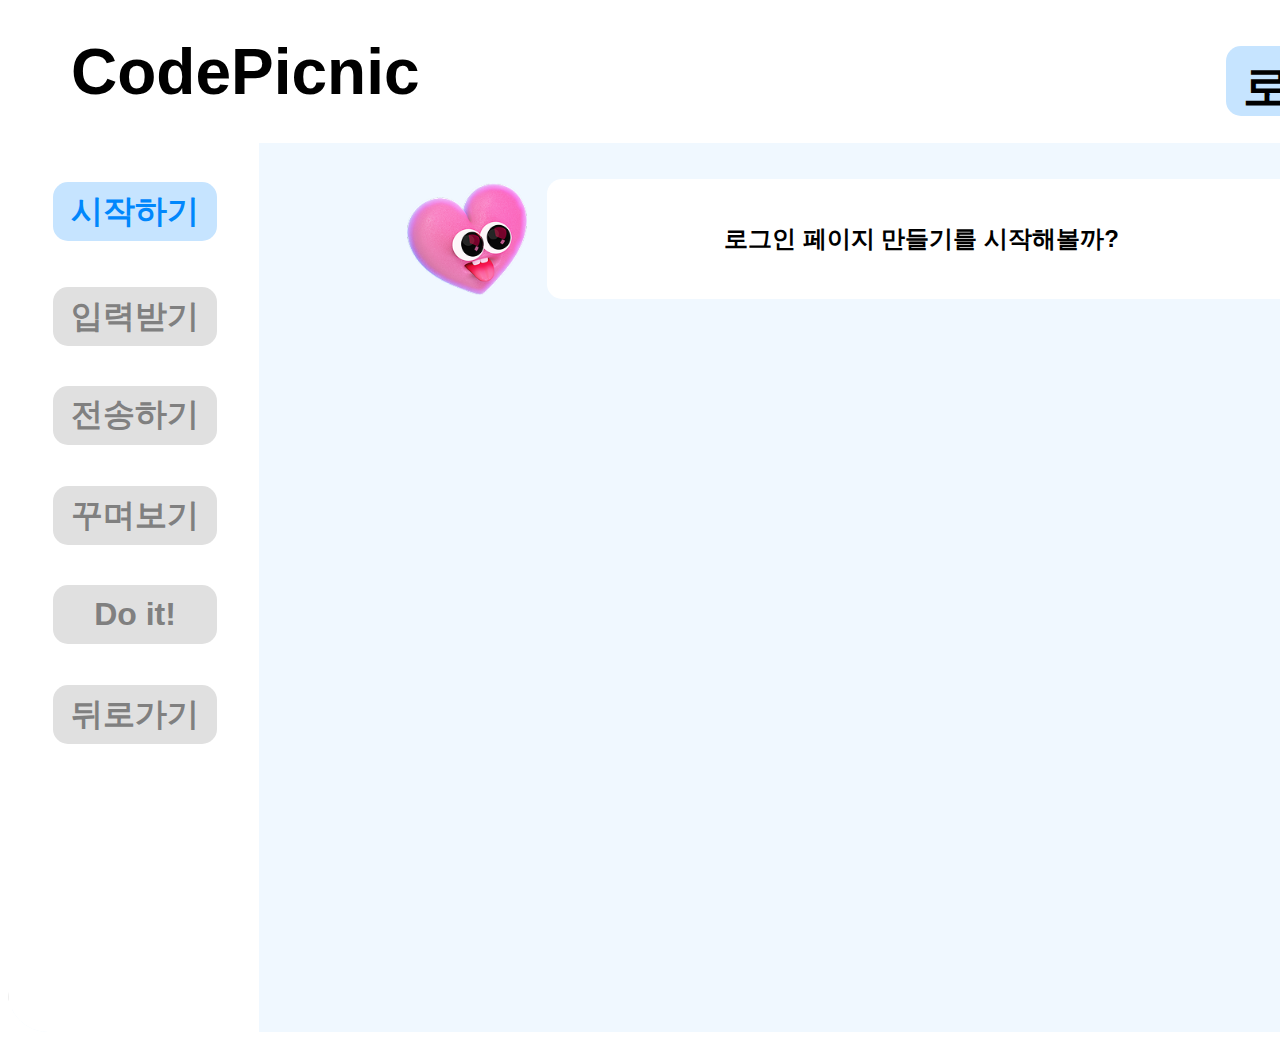
<file: login-practice_page.html>
<!DOCTYPE html>
<html lang="ko">
<head>
  <meta charset="UTF-8" />
  <title>CodePicnic</title>
  <link rel="stylesheet" href="css/login-practice_page.css" />
</head>
<body>
  <div class="app-container">
    <!-- 헤더 -->
    <div class="header-logo">CodePicnic</div>
    <div class="header-login-bg"></div>
    <div class="header-login-text">로그인</div>
    <div class="divider"></div>
    <!-- 메인 -->
    <div class="main-wrapper">
      <div class="main-background"></div>
      <div class="sidebar-bg"></div>
      <!-- 사이드바 -->
      <div class="sidebar-item item-start"   data-page="start">시작하기</div>
      <div class="sidebar-item item-input"   data-page="input">입력받기</div>
      <div class="sidebar-item item-send"    data-page="send">전송하기</div>
      <div class="sidebar-item item-style"   data-page="style">꾸며보기</div>
      <div class="sidebar-item item-doit"    data-page="doit">Do it!</div>
      <div class="sidebar-item item-back"   data-page="back-to-the-main_page" onclick="window.location.href='main-home.html'">뒤로가기</div>
      <!-- 콘텐츠 -->
      <div class="main-content" id="content"></div>
    </div>
  </div>

  <script>

    let savedHTML = '<!-- HTML code here -->';
    let savedCSS  = '/* CSS code here */';

    // Do it! 페이지 이동 함수
    function goToDoItPage() {
      document.querySelector('.item-doit').click();
    }

    // 각 페이지만 innerHTML로 교체
    const pages = {
      start: `<div style="width:100%;margin:0 -60px;display:flex;justify-content:center;">
          <div style="display:flex;align-items:center;gap:20px;">
            <img class="heart-image" src="./3d heart with eyes.png" alt="하트 이미지">
            <div style="width:750px;height:120px;background:white;border-radius:15px;display:flex;align-items:center;justify-content:center;">
              <p style="margin:0;font-family:'Inter',sans-serif;font-size:24px;font-weight:600;color:black;">
                로그인 페이지 만들기를 시작해볼까?
              </p>
            </div>
          </div>
        </div>`,    // (start 페이지 템플릿)
      input: `<div style="width:100%;margin:0 -60px;display:flex;flex-direction:column;align-items:center;gap:20px;">
          <!-- 상단 -->
          <div style="display:flex;align-items:center;gap:20px;">
            <img class="heart-image" src="./3d heart with eyes.png" alt="하트 이미지">
            <div style="width:750px;height:120px;background:white;border-radius:15px;display:flex;align-items:center;justify-content:center;">
              <p style="margin:0;font-family:'Inter',sans-serif;font-size:24px;font-weight:600;color:black;">
                우선 입력을 받는 방법을 알아보자!
              </p>
            </div>
          </div>
          <!-- 중간 말풍선 -->
          <div style="width:1006px;height:221px;background:white;border-radius:15px;position:relative;display:flex;align-items:center;justify-content:center;">
            <pre style="width:987px;height:154px;margin:0;color:black;font-size:20px;font-family:Inter,sans-serif;font-weight:600;white-space:pre-wrap;word-wrap:break-word;background:none;border:none;">
&lt;form action="#" method="post"&gt;
  &lt;div class="input-group"&gt;
    &lt;label for="username"&gt;아이디&lt;/label&gt;
    &lt;input type="text" id="username" name="username" placeholder="아이디를 입력하세요" required&gt;
  &lt;/div&gt;
&lt;/form&gt;
            </pre>
            <button onclick="goToDoItPage()" style="position:absolute;bottom:10px;right:10px;width:91px;height:30px;background:#C5E4FF;border:none;border-radius:5px;color:#0087FC;font-size:20px;font-family:Inter,sans-serif;font-weight:600;cursor:pointer;">
              Do it!
            </button>
          </div>
          <!-- 하단 말풍선 -->
          <div style="width:1006px;height:420px;background:white;border-radius:15px;display:flex;align-items:center;justify-content:center;">
            <div style="width:987px;height:335px;color:black;font-size:20px;font-family:Inter,sans-serif;font-weight:600;word-wrap:break-word;">
              입력받는 요소를 생성할 때는 <code>input</code> 태그를 사용해야 해. 우리는 <code>input</code> 태그에서 <code>type</code>, <code>name</code>, <code>placeholder</code> 속성을 사용할 거고 각각 “text”, “username”, “아이디를 입력하세요” 값을 입력할 거야. 이렇게 입력해줌으로써 한 줄 텍스트를 입력할 수 있는 요소를 생성하고 입력 요소의 이름을 “name”으로 설정할 수 있어. 그리고 입력란에 “아이디를 입력하세요”라는 문자열을 임시로 채워둘 수 있어.
          <br/><br/>
          이렇게 생성한 상호작용 요소에는 이름을 붙일 수도 있는데, <code>label</code> 태그를 사용하면 돼. <code>label</code> 태그의 <code>for</code> 속성과 상호작용 요소의 <code>id</code> 속성을 같은 값으로 설정하는 방법으로 사용할 수 있어.
          <br/><br/>
          <code>form</code> 태그는 폼 양식을 의미하는 태그야. 그래서 HTML의 폼을 구성하는 태그는 모두 <code>form</code> 태그 안에 작성해. <code>form</code> 태그는 <code>action</code>과 <code>method</code> 속성을 함께 사용해. <code>action</code> 속성에는 폼 요소에서 사용자와 상호작용으로 입력받은 값들을 전송할 서버의 URL 주소를 적어줘. 우리는 일단 “#”으로 입력할 거야. <code>method</code> 속성에는 입력받은 값을 서버에 전송할 때 송신 방식을 적어줘. 우리는 일단 “post”를 사용할 거야.
          <br/><br/>
          비밀번호를 입력받는 양식도 만들어봐!
            </div>
          </div>
        </div>`,
      send: `<div style="width:100%;margin:0 -60px;display:flex;flex-direction:column;align-items:center;gap:20px;">
          <!-- 상단 -->
          <div style="display:flex;align-items:center;gap:20px;">
            <img class="heart-image" src="./3d heart with eyes.png" alt="하트 이미지">
            <div style="width:750px;height:120px;background:white;border-radius:15px;display:flex;align-items:center;justify-content:center;">
              <p style="margin:0;font-family:'Inter',sans-serif;font-size:24px;font-weight:600;color:black;">
                입력받은 정보들을 전송하는 방법도 알아볼까?
              </p>
            </div>
          </div>
          <!-- 중간 말풍선 -->
          <div style="width:1006px;height:118px;background:white;border-radius:15px;position:relative;display:flex;align-items:center;justify-content:flex-start;padding-left:10px;">
            <pre style="margin:0;color:black;font-size:20px;font-family:Inter,sans-serif;font-weight:600;white-space:pre-wrap;word-wrap:break-word;background:none;border:none;text-align:left;">
&lt;button type="submit" class="btn"&gt;로그인&lt;/button&gt;
            </pre>
            <button onclick="goToDoItPage()" style="position:absolute;bottom:10px;right:10px;width:91px;height:30px;background:#C5E4FF;border:none;border-radius:5px;color:#0087FC;font-size:20px;font-family:Inter,sans-serif;font-weight:600;cursor:pointer;">
              Do it!
            </button>
          </div>
          <!-- 하단 말풍선 -->
          <div style="width:1006px;height:109px;background:white;border-radius:15px;display:flex;align-items:center;justify-content:flex-start;padding-left:10px;">
            <p style="margin:0;color:black;font-size:20px;font-family:Inter,sans-serif;font-weight:600;word-wrap:break-word;">
              버튼 요소를 이용하여 직관적으로 입력받은 내용을 서버에 전송할 수 있어! type 속성을 "submit"으로 설정하면 폼을 서버에 전송할 목적으로 버튼을 사용할 수 있어.
            </p>
          </div>
        </div>`,
      style: `<div style="width:100%;margin:0 -60px;display:flex;flex-direction:column;align-items:center;gap:20px;">
          <!-- 상단 -->
          <div style="display:flex;align-items:center;gap:20px;">
            <img class="heart-image" src="./3d heart with eyes.png" alt="하트 이미지">
            <div style="width:750px;height:120px;background:white;border-radius:15px;display:flex;align-items:center;justify-content:center;">
              <p style="margin:0;font-family:'Inter',sans-serif;font-size:24px;font-weight:600;color:black;">
                이제 만들어본 요소들을 꾸며보자!
              </p>
            </div>
          </div>
          <!-- 긴 말풍선: CSS 전체 설명 포함 -->
          <div style="width:1026px;height:1950px;background:white;border-radius:15px;position:relative;display:flex;align-items:flex-start;justify-content:flex-start;padding:20px;overflow:auto;margin-bottom:100px;">
            <pre style="margin:0;color:black;font-size:20px;font-family:Inter,sans-serif;font-weight:600;white-space:pre-wrap;word-wrap:break-word;">
/* 1. body 스타일: 기본 글꼴과 배경색을 설정 */
body {
  font-family: Arial, sans-serif;
  background-color: #e0f7ff;  /* 연한 파란색 배경 */
  color: #333;                /* 글자색은 어두운 회색 */
}

/* 2. 로그인 섹션: 화면 중앙에 배치 */
.login-section {
  display: flex;
  flex-direction: column;     /* 세로 방향 정렬 */
  align-items: center;        /* 가로 중앙 정렬 */
  justify-content: center;    /* 세로 중앙 정렬 */
  height: 100vh;              /* 화면 전체 높이 */
  background-color: #f0faff;  /* 부드러운 파란색 배경 */
}

/* 3. 페이지 이름: 상단 제목 텍스트 스타일 */
.page-name {
  font-size: 2rem;            /* 글자 크기 */
  margin-bottom: 20px;        /* 아래쪽 여백 */
  color: #007BFF;             /* 파란색 텍스트 */
  text-align: center;         /* 가운데 정렬 */
}

/* 4. 로그인 박스: 입력 폼이 있는 박스 스타일 */
.login-container {
  width: 350px;               /* 박스 너비 */
  padding: 20px;              /* 안쪽 여백 */
  border: 1px solid #007BFF;  /* 파란색 테두리 */
  border-radius: 8px;         /* 모서리 둥글게 */
  background-color: #fff;     /* 흰색 배경 */
  box-shadow: 0 0 10px rgba(0,123,255,0.2); /* 부드러운 그림자 */
}

/* 5. 로그인 박스 내부 제목: 폼 제목 스타일 */  
.login-container h2 {
  text-align: center;         /* 가운데 정렬 */
  color: #007BFF;             /* 파란색 텍스트 */
  margin-bottom: 20px;        /* 제목 아래 여백 */
}

/* 6. 입력 그룹: 각각의 입력란 그룹에 여백 주기 */
.input-group {
  margin-bottom: 15px;
}

/* 7. 레이블: 입력란 설명 텍스트 스타일 */
.input-group label {
  display: block;
  margin-bottom: 5px;
  color: #0056b3;             /* 좀 더 진한 파란색 */
}

/* 8. 입력란: 텍스트와 비밀번호 입력 칸 스타일 */
.input-group input {
  width: 100%;
  padding: 8px;               /* 안쪽 여백 */
  border: 1px solid #007BFF;  /* 파란색 테두리 */
  border-radius: 4px;
}

/* 9. 버튼: 로그인 버튼의 스타일 */
.btn {
  width: 100%;
  padding: 10px;
  background-color: #007BFF;  /* 파란색 배경 */
  border: none;
  border-radius: 4px;
  color: #fff;                /* 흰색 글자 */
  font-size: 16px;
  cursor: pointer;            /* 마우스 커서 변경 */
}

/* 마우스를 버튼에 올렸을 때 색상 변경 */
.btn:hover {
  background-color: #0056b3;  /* 진한 파란색 */
}
            </pre>
            <button onclick="goToDoItPage()" style="position:absolute;bottom:10px;right:10px;width:91px;height:30px;background:#C5E4FF;border:none;border-radius:5px;color:#0087FC;font-size:20px;font-family:Inter,sans-serif;font-weight:600;cursor:pointer;">
              Do it!
            </button>
          </div>
        </div>`,
      doitMarkup: `<div style="width:100%;margin:0 -60px;display:flex;flex-direction:column;align-items:center;gap:20px;">
          <!-- 상단 -->
          <div style="display:flex;align-items:center;gap:20px;">
            <img class="heart-image" src="./3d heart with eyes.png" alt="하트 이미지">
            <div style="width:750px;height:120px;background:white;border-radius:15px;display:flex;align-items:center;justify-content:center;">
              <p style="margin:0;font-family:'Inter',sans-serif;font-size:24px;font-weight:600;color:black;">
                만들고 싶은 것을 만들어봐!
              </p>
            </div>
          </div>
          <!-- 컴파일러 + 결과 -->
          <div style="display:flex;gap:20px;margin-top:20px;">
            <div style="width:470px;height:562px;position:relative;background:white;border-radius:15px;box-sizing:border-box;display:flex;flex-direction:column;justify-content:space-between;padding:10px;">
              <!-- Toggle -->
              <div style="display:flex;justify-content:center;gap:40px;">
                <button id="html-btn" style="width:164px;height:59px;background:#C6E4FF;border:none;border-radius:15px;font-family:Inter,sans-serif;font-size:20px;font-weight:600;cursor:pointer;">html</button>
                <button id="css-btn" style="width:164px;height:59px;background:#C6E4FF;border:none;border-radius:15px;font-family:Inter,sans-serif;font-size:20px;font-weight:600;cursor:pointer;">css</button>
              </div>
              <!-- Editor -->
              <div id="editor-container" style="position:relative;flex-grow:1;width:100%;margin-top:10px;box-sizing:border-box;">
                <textarea id="html-editor" style="position:absolute;top:0;left:0;width:100%;height:100%;border:none;outline:none;resize:none;font-size:20px;font-family:Inter,sans-serif;box-sizing:border-box;background:white;"><!-- HTML code here --></textarea>
                <textarea id="css-editor" style="position:absolute;top:0;left:0;width:100%;height:100%;border:none;outline:none;resize:none;font-size:20px;font-family:Inter,sans-serif;box-sizing:border-box;background:white;display:none;">/* CSS code here */</textarea>
              </div>
              <!-- Run it! -->
              <div style="padding:20px 10px 0 10px;text-align:right;">
                <button id="run-btn" style="width:91px;height:30px;background:#C5E4FF;border:none;border-radius:5px;color:#0087FC;font-size:20px;font-family:Inter,sans-serif;font-weight:600;cursor:pointer;">
                  Run it!
                </button>
              </div>
            </div>
            <div style="width:470px;height:562px;background:white;border-radius:15px;padding:10px;overflow:auto;box-sizing:border-box;">
              <iframe id="result" style="width:100%;height:100%;border:none;"></iframe>
            </div>
          </div>
        </div>`
    };

    const doitScriptCode = `
      (function(){
        const htmlEditor = document.getElementById('html-editor');
        const cssEditor  = document.getElementById('css-editor');

        // 4-1) 에디터 초기화: 이전에 저장된 코드 불러오기
        htmlEditor.value = savedHTML;
        cssEditor.value  = savedCSS;

        // 4-2) 입력 시마다 전역 변수 갱신
        htmlEditor.addEventListener('input', () => { savedHTML = htmlEditor.value; });
        cssEditor.addEventListener('input',  () => { savedCSS  = cssEditor.value; });

        // 토글 버튼
        document.getElementById('html-btn').onclick = ()=> {
          htmlEditor.style.display = 'block';
          cssEditor.style.display  = 'none';
        };
        document.getElementById('css-btn').onclick = ()=> {
          cssEditor.style.display  = 'block';
          htmlEditor.style.display = 'none';
        };

        // Run it!
        document.getElementById('run-btn').onclick = ()=> {
          const combined = htmlEditor.value + "<style>" + cssEditor.value + "</style>";
          const iframe   = document.getElementById('result');
          iframe.contentWindow.document.open();
          iframe.contentWindow.document.write(combined);
          iframe.contentWindow.document.close();
        };
      })();
    `;

// 5) 사이드바 클릭 처리
    document.querySelectorAll('.sidebar-item').forEach(item => {
      item.addEventListener('click', () => {
        document.querySelectorAll('.sidebar-item').forEach(i => i.classList.remove('active'));
        item.classList.add('active');

        const key = item.dataset.page;
        const container = document.getElementById('content');

        if (key === 'doit') {
          // Do it! 마크업 삽입
          container.innerHTML = pages.doitMarkup;
          // 스크립트 삽입 (위에서 정의한 doitScriptCode 실행)
          const s = document.createElement('script');
          s.textContent = doitScriptCode;
          container.appendChild(s);
        } else {
          container.innerHTML = pages[key] || '';
        }
      });
    });

    // 초기화
    document.querySelector('.item-start').click();
  </script>
</body>
</html>
</file>
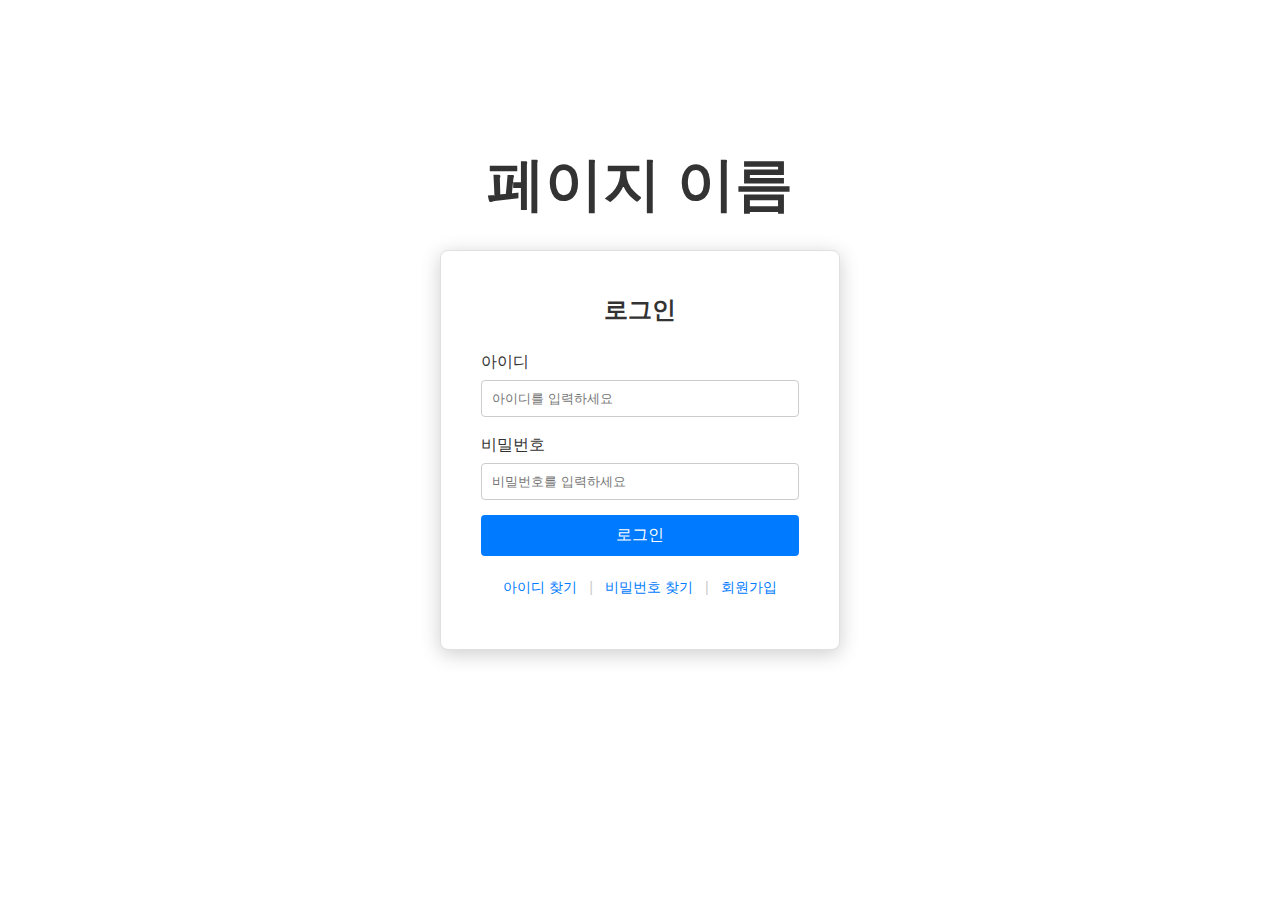
<file: login.html>
<!DOCTYPE html>
<html lang="ko">
<head>
  <!-- 문서의 문자 인코딩을 UTF-8로 설정 (한글 사용을 위함) -->
  <meta charset="UTF-8" />
  
  <!-- 브라우저 탭에 표시될 제목 -->
  <title>로그인 페이지</title>
  
  <!-- 모바일/반응형 웹을 위한 뷰포트 설정 -->
  <meta name="viewport" content="width=device-width, initial-scale=1.0" />
  
  <!-- 외부 CSS 파일 연결 -->
  <link rel="stylesheet" href="css/login.css" />
</head>

<body>
  <!-- 로그인 페이지 전체 영역을 감싸는 섹션 -->
  <section class="login-section">

    <!-- 페이지 이름을 표시하는 영역 (로고나 서비스명 등) -->
    <div class="page-name"><h1>페이지 이름<h1></div>
    
    <!-- 로그인 박스를 감싸는 컨테이너 -->
    <div class="login-container">

      <!-- 로그인 제목 -->
      <h2>로그인</h2>

      <!-- 로그인 폼 (POST 방식으로 전송됨, action은 현재 페이지로 설정됨) -->
      <form action="#" method="post">

        <!-- 아이디 입력 필드 그룹 -->
        <div class="input-group">
          <!-- 아이디 라벨 (label의 for 속성이 input의 id와 일치해야 함) -->
          <label for="username">아이디</label>
          <!-- 텍스트 입력창, 필수 입력 항목 (required) -->
          <input 
            type="text" 
            id="username" 
            name="username" 
            placeholder="아이디를 입력하세요" 
            required 
          />
        </div>

        <!-- 비밀번호 입력 필드 그룹 -->
        <div class="input-group">
          <label for="password">비밀번호</label>
          <input 
            type="password" 
            id="password" 
            name="password" 
            placeholder="비밀번호를 입력하세요" 
            required 
          />
        </div>

        <!-- 로그인 버튼 -->
        <button type="submit" class="btn">로그인</button>
      </form>

      <!-- 로그인 하단의 보조 링크 영역 -->
      <div class="login-links">
        <!-- 아이디 찾기 링크 (추후 클릭 이벤트 또는 href 추가 가능) -->
        <span class="id-find-link">아이디 찾기</span>
        
        <!-- 구분선 -->
        <span class="divider">|</span>
        
        <!-- 비밀번호 찾기 링크 -->
        <span class="forgot-link">비밀번호 찾기</span>
        
        <span class="divider">|</span>
        
        <!-- 회원가입 링크 -->
        <span class="signup-link">회원가입</span>
      </div>
    </div>
  </section>
</body>
</html>
</file>
<file: css/login-practice_page.css>
/* 전체 컨테이너 */
.app-container {
  width: 1440px; height: 1024px;
  position: relative; background: #fff;
  overflow: hidden; border-radius: 40px;
  font-family: 'Inter', sans-serif;
}
/* 헤더 */
.header-logo {
  position: absolute; left:63px; top:27px;
  font-size:64px; font-weight:700; color:#000;
  font-family:Roboto, sans-serif;
}
.header-login-bg {
  position: absolute; left:1218px; top:38px;
  width:158px; height:70px;
  background:#C6E4FF; border-radius:15px;
  
}
.header-login-text {
  position: absolute; left:1235px; top:47px;
  font-size:48px; font-weight:700; color:#000;
  font-family:Roboto, sans-serif;
}
/* 분리선 */
.divider {
  position: absolute; left:0; top:131px;
  width:1440px; height:1px; background:#D9D9D9;
  
}
/* 메인 래퍼 */
.main-wrapper {
  position: absolute; left:0; top:131px;
  width:1440px; height:897px;
  background:#fff; box-shadow:0 4px 0 rgba(0,0,0,0.25);
}
/* 본 배경 */
.main-background {
  position: absolute; left:4px; top:4px;
  width:1445px; height:889px;
  background:#F0F8FF; border-radius:15px;
}
/* 사이드바 배경 */
.sidebar-bg {
  position: absolute; left:4px; top:0;
  width:247px; height:893px; background:#fff;
}
/* 사이드바 아이템 */
.sidebar-item {
  position: absolute; width:164px; height:59px;
  display:flex; align-items:center; justify-content:center;
  font-size:32px; font-weight:600; cursor:pointer;
  background:#e0e0e0; color:#808080; border-radius:15px;
}
.sidebar-item.active {
  background:#C6E4FF; color:#0087FC;
}
.item-start { top:43px; left:45px; }
.item-input { top:148px; left:45px; }
.item-send  { top:246.5px; left:45px; }
.item-style { top:347px; left:45px; }
.item-doit  { top:446px; left:45px; }
.item-back { top:546px; left:45px; }

/* 콘텐츠 영역 */
.main-content {
  position:absolute; left:247px; top:0;
  width:calc(100% - 247px); height:893px;
  padding:40px 60px; overflow:auto;
}
/* 하트 이미지 */
.heart-image {
  width:120px; height:auto;
}
</file>
<file: css/login.css>
/* 기본 스타일 초기화 */
* {
  margin: 0;
  padding: 0;
  box-sizing: border-box;
}

body {
  font-family: -apple-system, BlinkMacSystemFont, "Helvetica Neue", Helvetica, Arial, sans-serif;
  background-color: #ffffff; /* 흰색 바탕 */
  line-height: 1.6;
}

/* 로그인 섹션: 화면 전체를 사용 (포지션 기준) */
.login-section {
  position: relative;
  height: 100vh;
}

/* 로그인 박스(컨테이너): 화면 정중앙 배치 */
/* 고정 높이(400px)를 지정하여 중앙 기준 계산에 활용합니다. */
.login-container {
  position: absolute;
  top: 50%;
  left: 50%;
  transform: translate(-50%, -50%);
  width: 100%;
  max-width: 400px;
  height: 400px;  /* 로그인 박스 높이 고정 */
  padding: 40px;
  background-color: #ffffff;
  border: 1px solid #e0e0e0; /* 연한 테두리 */
  box-shadow: 0 4px 20px rgba(0, 0, 0, 0.2); /* 더 진한 그림자 */
  border-radius: 8px;
}

.login-container h2 {
  margin-bottom: 20px;
  text-align: center;
  color: #333;
}

/* 입력 필드 그룹 */
.input-group {
  margin-bottom: 15px;
}

.input-group label {
  display: block;
  margin-bottom: 5px;
  color: #333;
  font-weight: 500;
}

.input-group input {
  width: 100%;
  padding: 10px;
  border: 1px solid #ccc;
  border-radius: 4px;
}

/* 로그인 버튼 스타일 */
.btn {
  width: 100%;
  padding: 10px;
  background-color: #007aff;
  border: none;
  color: #fff;
  font-size: 1rem;
  border-radius: 4px;
  cursor: pointer;
  transition: background-color 0.2s ease;
}

.btn:hover {
  background-color: #005bb5;
}

/* 하단 링크 영역 스타일 */
.login-links {
  margin-top: 20px;
  text-align: center;
  font-size: 0.9rem;
  color: #333;
}

.login-links .divider {
  margin: 0 8px;
  color: #ccc;
}

.login-links .id-find-link,
.login-links .forgot-link,
.login-links .signup-link {
  cursor: pointer;
  color: #007aff;
  transition: color 0.2s ease;
}

.login-links .id-find-link:hover,
.login-links .forgot-link:hover,
.login-links .signup-link:hover {
  color: #005bb5;
  text-decoration: underline;
}

/* 페이지 이름 항목: 로그인 박스 위에 별도로 위치 */
.page-name {
  position: absolute;
  left: 50%;
  transform: translateX(-50%);
  /* 로그인 박스가 고정 높이 400px일 경우, 중앙에서 위로 200px가 로그인 박스 상단.
     여기에 20px 간격을 더해 배치합니다. */
  bottom: calc(50% + 200px + 20px);
  font-size: 1.8rem;
  font-weight: bold;
  color: #333;
}
</file>
